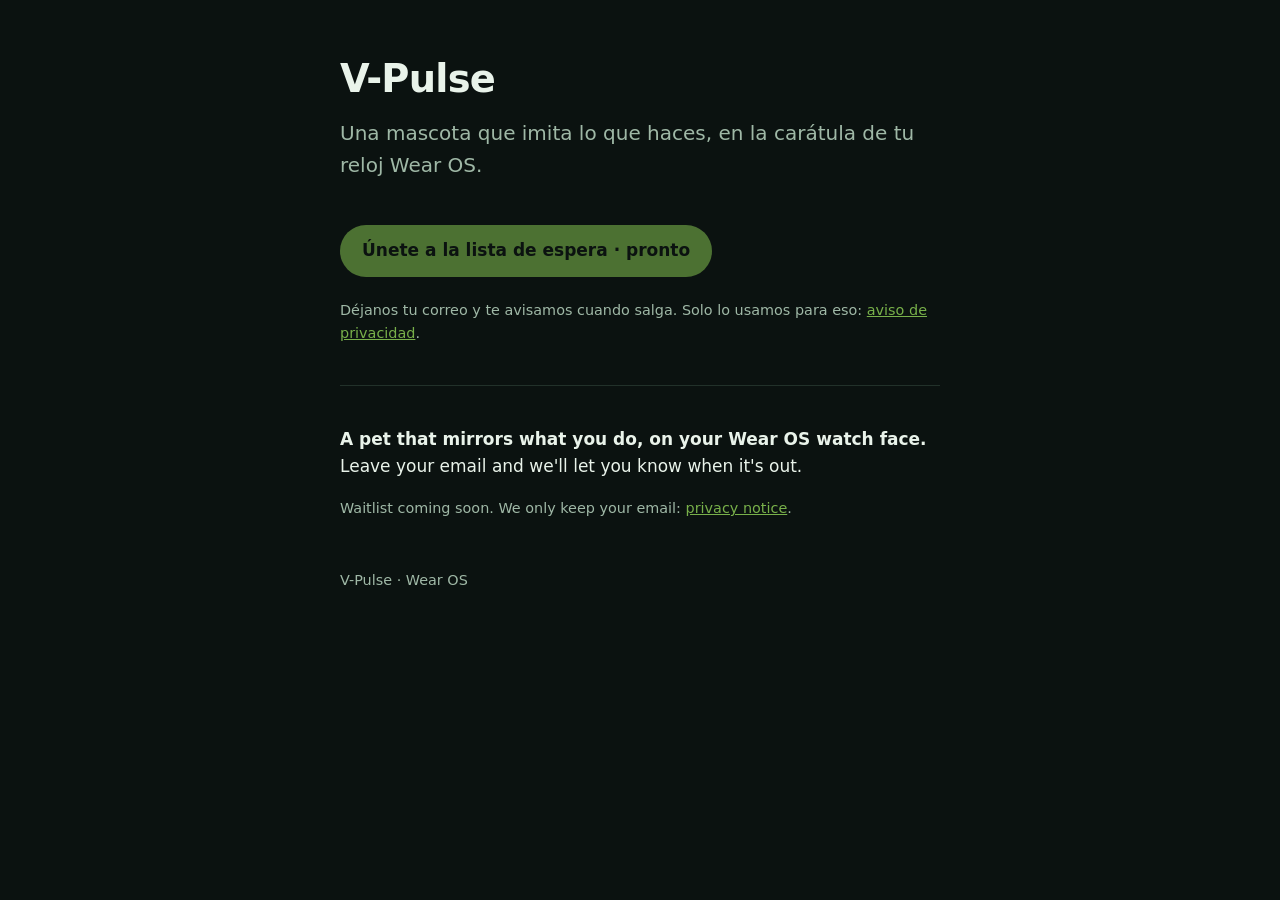
<file: docs/index.html>
<!doctype html>
<html lang="es">
<head>
  <meta charset="utf-8">
  <meta name="viewport" content="width=device-width, initial-scale=1">
  <title>V-Pulse</title>
  <meta name="description" content="Una mascota que imita lo que haces, en la carátula de tu reloj Wear OS.">
  <link rel="stylesheet" href="estilo.css">
</head>
<body>
<main>
  <h1>V-Pulse</h1>
  <p class="lema">Una mascota que imita lo que haces, en la carátula de tu reloj Wear OS.</p>
  <!-- MARCADOR: textos definitivos de la landing (7 nov.). -->

  <!-- MARCADOR: enlace al Google Form de la lista de espera (hasta el 7 nov.). -->
  <a class="boton" href="#" aria-disabled="true">Únete a la lista de espera · pronto</a>
  <p class="nota">Déjanos tu correo y te avisamos cuando salga. Solo lo usamos para eso: <a href="privacidad.html">aviso de privacidad</a>.</p>

  <hr>

  <p lang="en"><strong>A pet that mirrors what you do, on your Wear OS watch face.</strong> Leave your email and we'll let you know when it's out.</p>
  <p class="nota" lang="en">Waitlist coming soon. We only keep your email: <a href="privacidad.html#english">privacy notice</a>.</p>

  <footer>V-Pulse · Wear OS</footer>
</main>
</body>
</html>
</file>
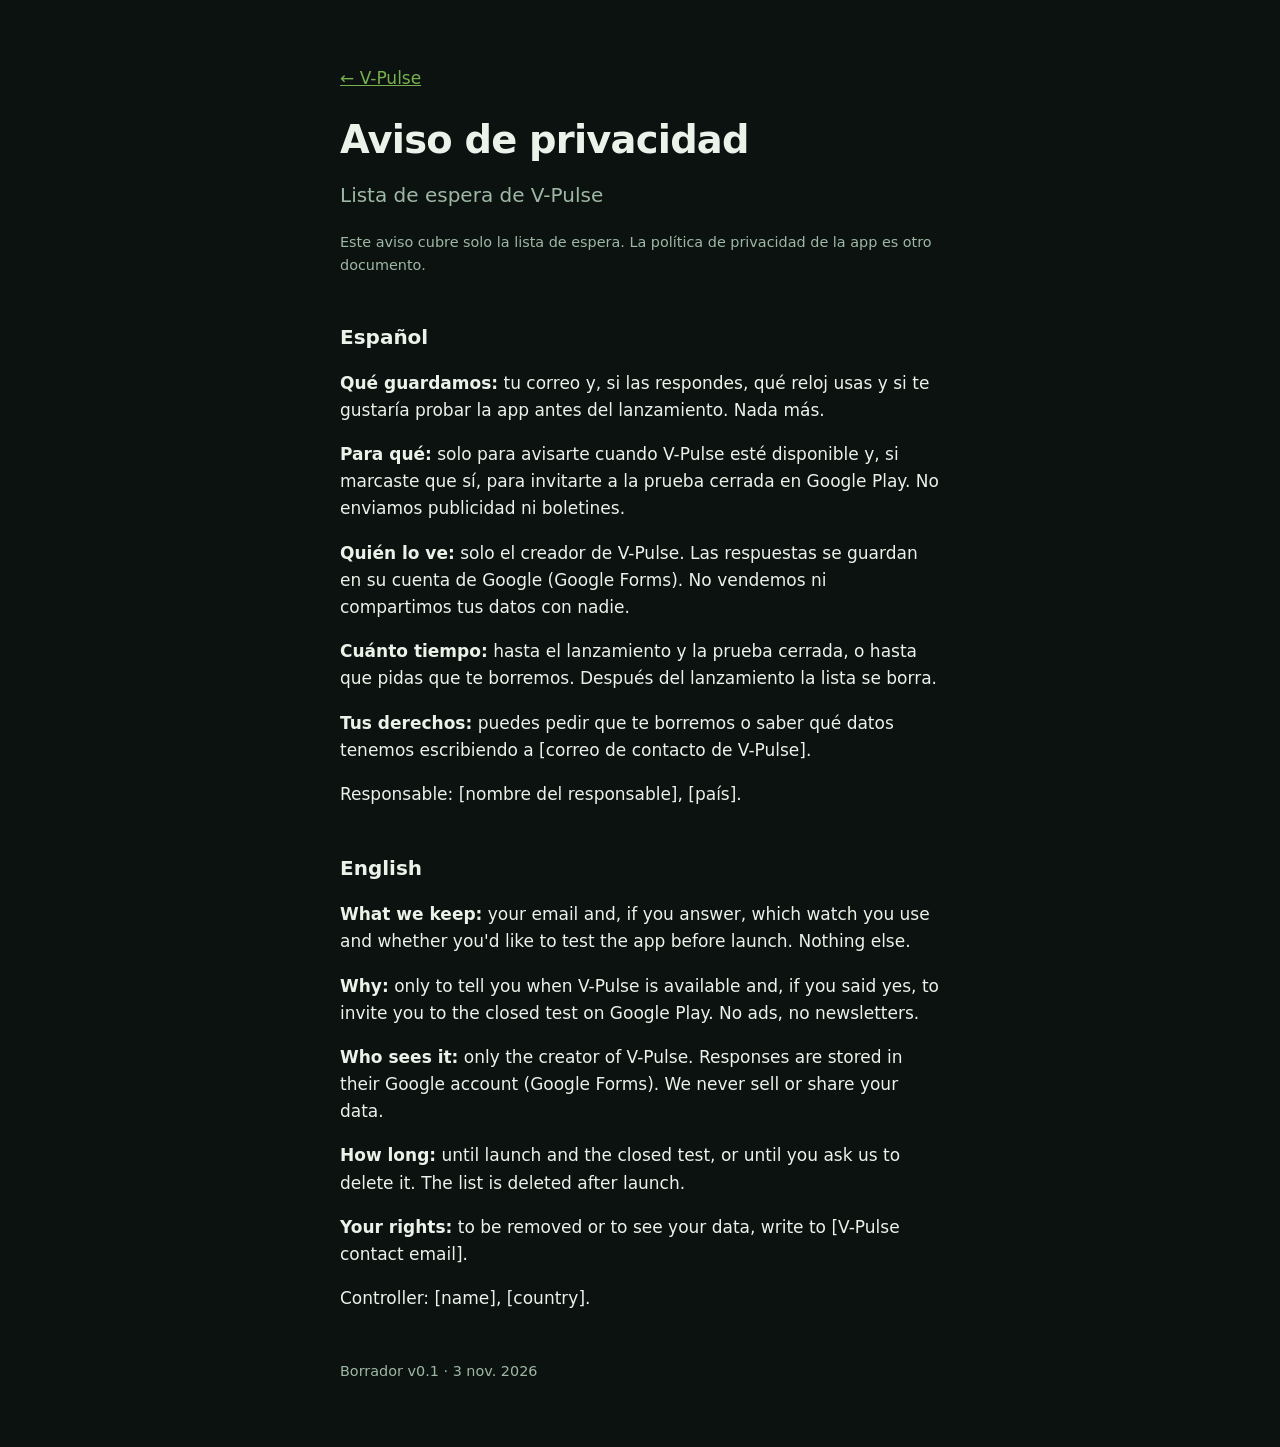
<file: docs/privacidad.html>
<!doctype html>
<html lang="es">
<head>
  <meta charset="utf-8">
  <meta name="viewport" content="width=device-width, initial-scale=1">
  <title>Aviso de privacidad · V-Pulse</title>
  <link rel="stylesheet" href="estilo.css">
</head>
<body>
<main>
  <p><a href="./">← V-Pulse</a></p>
  <h1>Aviso de privacidad</h1>
  <p class="lema">Lista de espera de V-Pulse</p>
  <p class="nota">Este aviso cubre solo la lista de espera. La política de privacidad de la app es otro documento.</p>

  <h2>Español</h2>
  <p><strong>Qué guardamos:</strong> tu correo y, si las respondes, qué reloj usas y si te gustaría probar la app antes del lanzamiento. Nada más.</p>
  <p><strong>Para qué:</strong> solo para avisarte cuando V-Pulse esté disponible y, si marcaste que sí, para invitarte a la prueba cerrada en Google Play. No enviamos publicidad ni boletines.</p>
  <p><strong>Quién lo ve:</strong> solo el creador de V-Pulse. Las respuestas se guardan en su cuenta de Google (Google Forms). No vendemos ni compartimos tus datos con nadie.</p>
  <p><strong>Cuánto tiempo:</strong> hasta el lanzamiento y la prueba cerrada, o hasta que pidas que te borremos. Después del lanzamiento la lista se borra.</p>
  <p><strong>Tus derechos:</strong> puedes pedir que te borremos o saber qué datos tenemos escribiendo a [correo de contacto de V-Pulse].</p>
  <p>Responsable: [nombre del responsable], [país].</p>

  <h2 id="english" lang="en">English</h2>
  <div lang="en">
    <p><strong>What we keep:</strong> your email and, if you answer, which watch you use and whether you'd like to test the app before launch. Nothing else.</p>
    <p><strong>Why:</strong> only to tell you when V-Pulse is available and, if you said yes, to invite you to the closed test on Google Play. No ads, no newsletters.</p>
    <p><strong>Who sees it:</strong> only the creator of V-Pulse. Responses are stored in their Google account (Google Forms). We never sell or share your data.</p>
    <p><strong>How long:</strong> until launch and the closed test, or until you ask us to delete it. The list is deleted after launch.</p>
    <p><strong>Your rights:</strong> to be removed or to see your data, write to [V-Pulse contact email].</p>
    <p>Controller: [name], [country].</p>
  </div>

  <footer>Borrador v0.1 · 3 nov. 2026</footer>
</main>
</body>
</html>
</file>
<file: docs/estilo.css>
:root { --fondo: #0b1210; --texto: #e9f3ea; --suave: #9fb8a6; --acento: #78b04a; }
* { box-sizing: border-box; }
body { margin: 0; background: var(--fondo); color: var(--texto); font: 17px/1.6 system-ui, -apple-system, "Segoe UI", sans-serif; }
main { max-width: 640px; margin: 0 auto; padding: 48px 20px 64px; }
h1 { font-size: 2.4rem; margin: 0 0 8px; letter-spacing: -0.02em; }
h2 { font-size: 1.25rem; margin-top: 2.2em; }
p.lema { font-size: 1.25rem; color: var(--suave); margin-top: 0; }
a { color: var(--acento); }
.boton { display: inline-block; margin: 24px 0 8px; padding: 12px 22px; border-radius: 999px; background: var(--acento); color: #0b1210; font-weight: 600; text-decoration: none; }
.boton[aria-disabled="true"] { opacity: 0.6; pointer-events: none; }
.nota { font-size: 0.9rem; color: var(--suave); }
footer { margin-top: 48px; font-size: 0.9rem; color: var(--suave); }
hr { border: 0; border-top: 1px solid #22312a; margin: 40px 0; }
</file>
